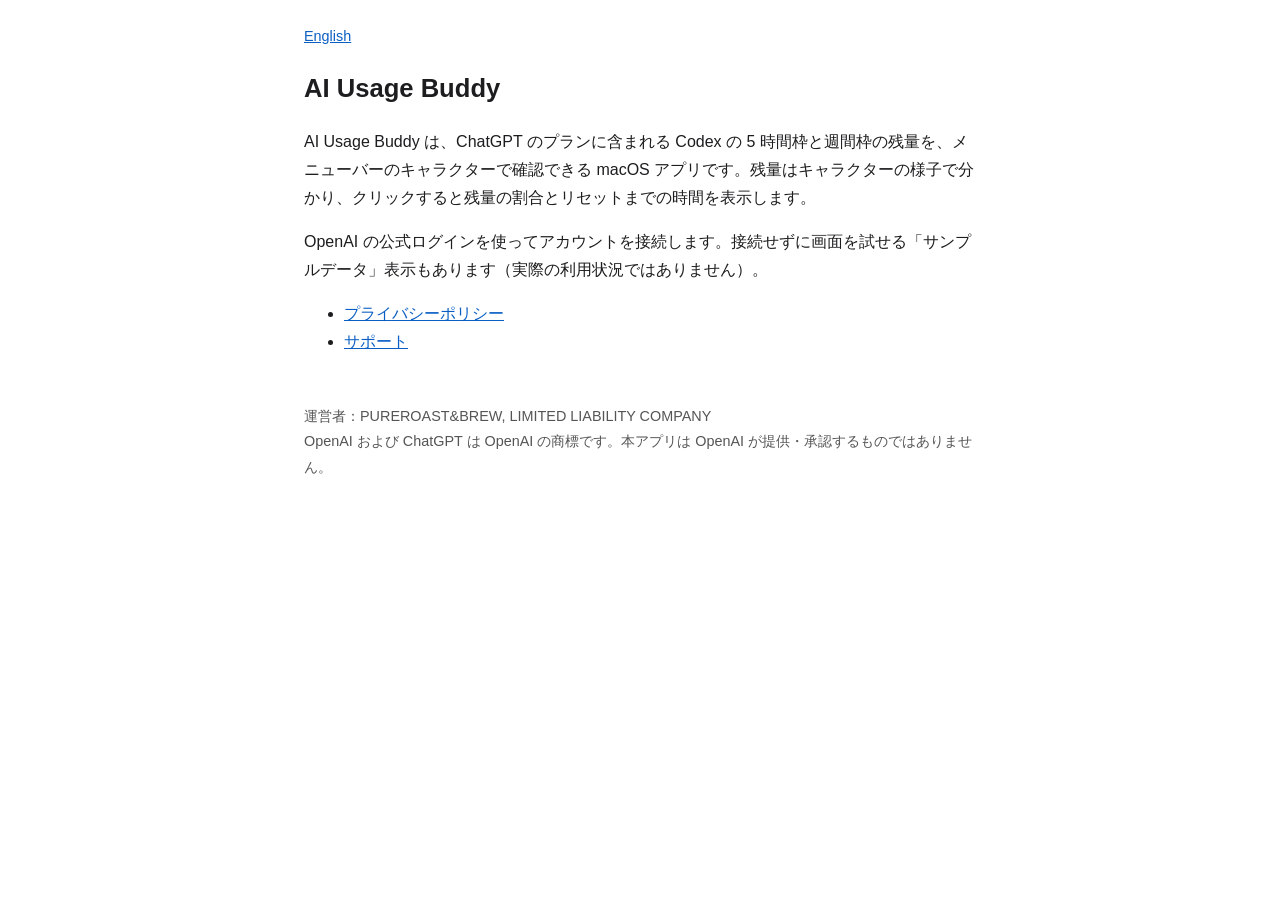
<file: site/index.html>
<!DOCTYPE html>
<html lang="ja">
<head>
<meta charset="utf-8">
<meta name="viewport" content="width=device-width, initial-scale=1">
<title>AI Usage Buddy</title>
<link rel="stylesheet" href="style.css">
</head>
<body>
<nav><a href="en/">English</a></nav>
<h1>AI Usage Buddy</h1>
<p>AI Usage Buddy は、ChatGPT のプランに含まれる Codex の 5 時間枠と週間枠の残量を、メニューバーのキャラクターで確認できる macOS アプリです。残量はキャラクターの様子で分かり、クリックすると残量の割合とリセットまでの時間を表示します。</p>
<p>OpenAI の公式ログインを使ってアカウントを接続します。接続せずに画面を試せる「サンプルデータ」表示もあります（実際の利用状況ではありません）。</p>
<ul>
<li><a href="privacy/">プライバシーポリシー</a></li>
<li><a href="support/">サポート</a></li>
</ul>
<footer>運営者：PUREROAST&amp;BREW, LIMITED LIABILITY COMPANY<br>OpenAI および ChatGPT は OpenAI の商標です。本アプリは OpenAI が提供・承認するものではありません。</footer>
</body>
</html>
</file>
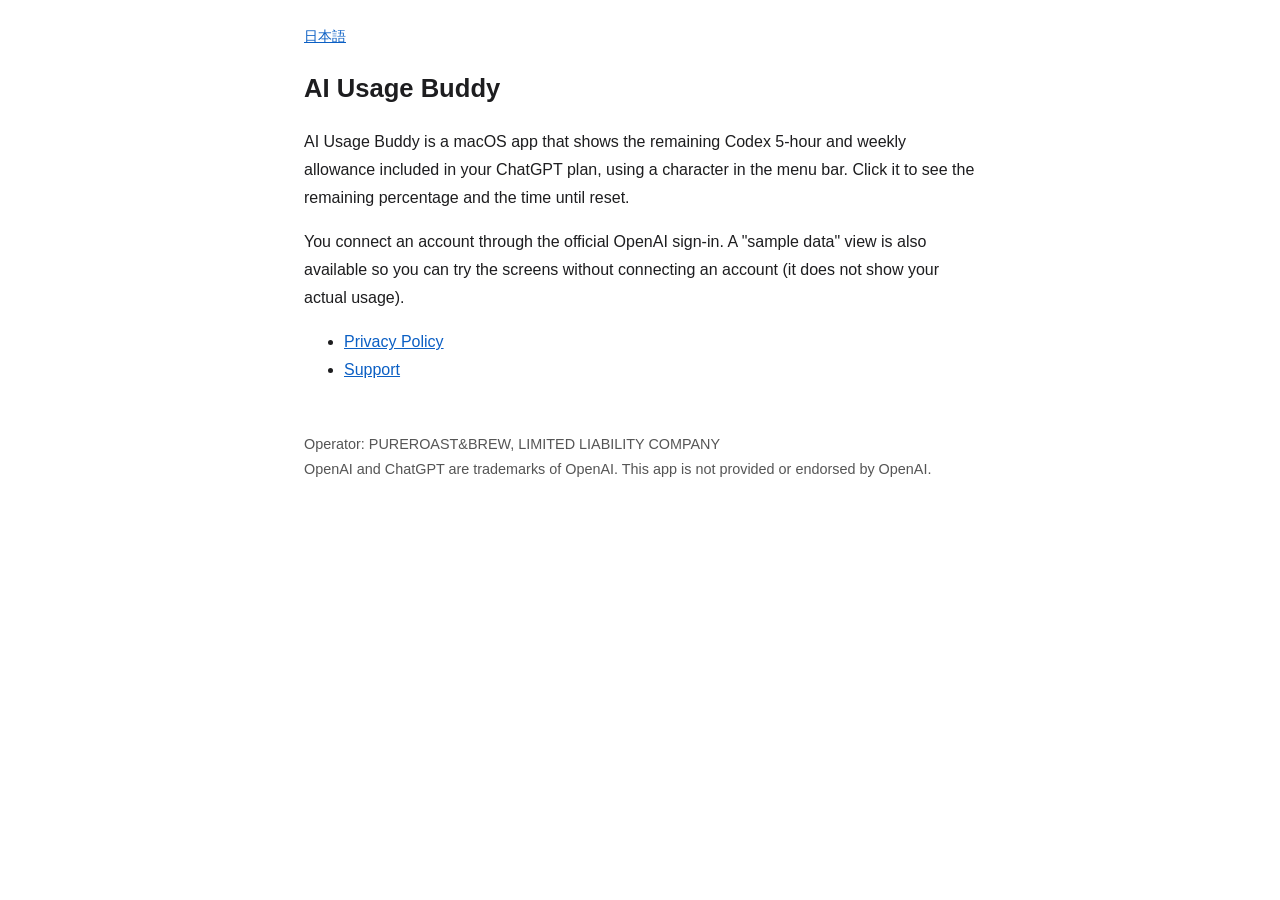
<file: site/en/index.html>
<!DOCTYPE html>
<html lang="en">
<head>
<meta charset="utf-8">
<meta name="viewport" content="width=device-width, initial-scale=1">
<title>AI Usage Buddy</title>
<link rel="stylesheet" href="../style.css">
</head>
<body>
<nav><a href="../">日本語</a></nav>
<h1>AI Usage Buddy</h1>
<p>AI Usage Buddy is a macOS app that shows the remaining Codex 5-hour and weekly allowance included in your ChatGPT plan, using a character in the menu bar. Click it to see the remaining percentage and the time until reset.</p>
<p>You connect an account through the official OpenAI sign-in. A "sample data" view is also available so you can try the screens without connecting an account (it does not show your actual usage).</p>
<ul>
<li><a href="privacy/">Privacy Policy</a></li>
<li><a href="support/">Support</a></li>
</ul>
<footer>Operator: PUREROAST&amp;BREW, LIMITED LIABILITY COMPANY<br>OpenAI and ChatGPT are trademarks of OpenAI. This app is not provided or endorsed by OpenAI.</footer>
</body>
</html>
</file>
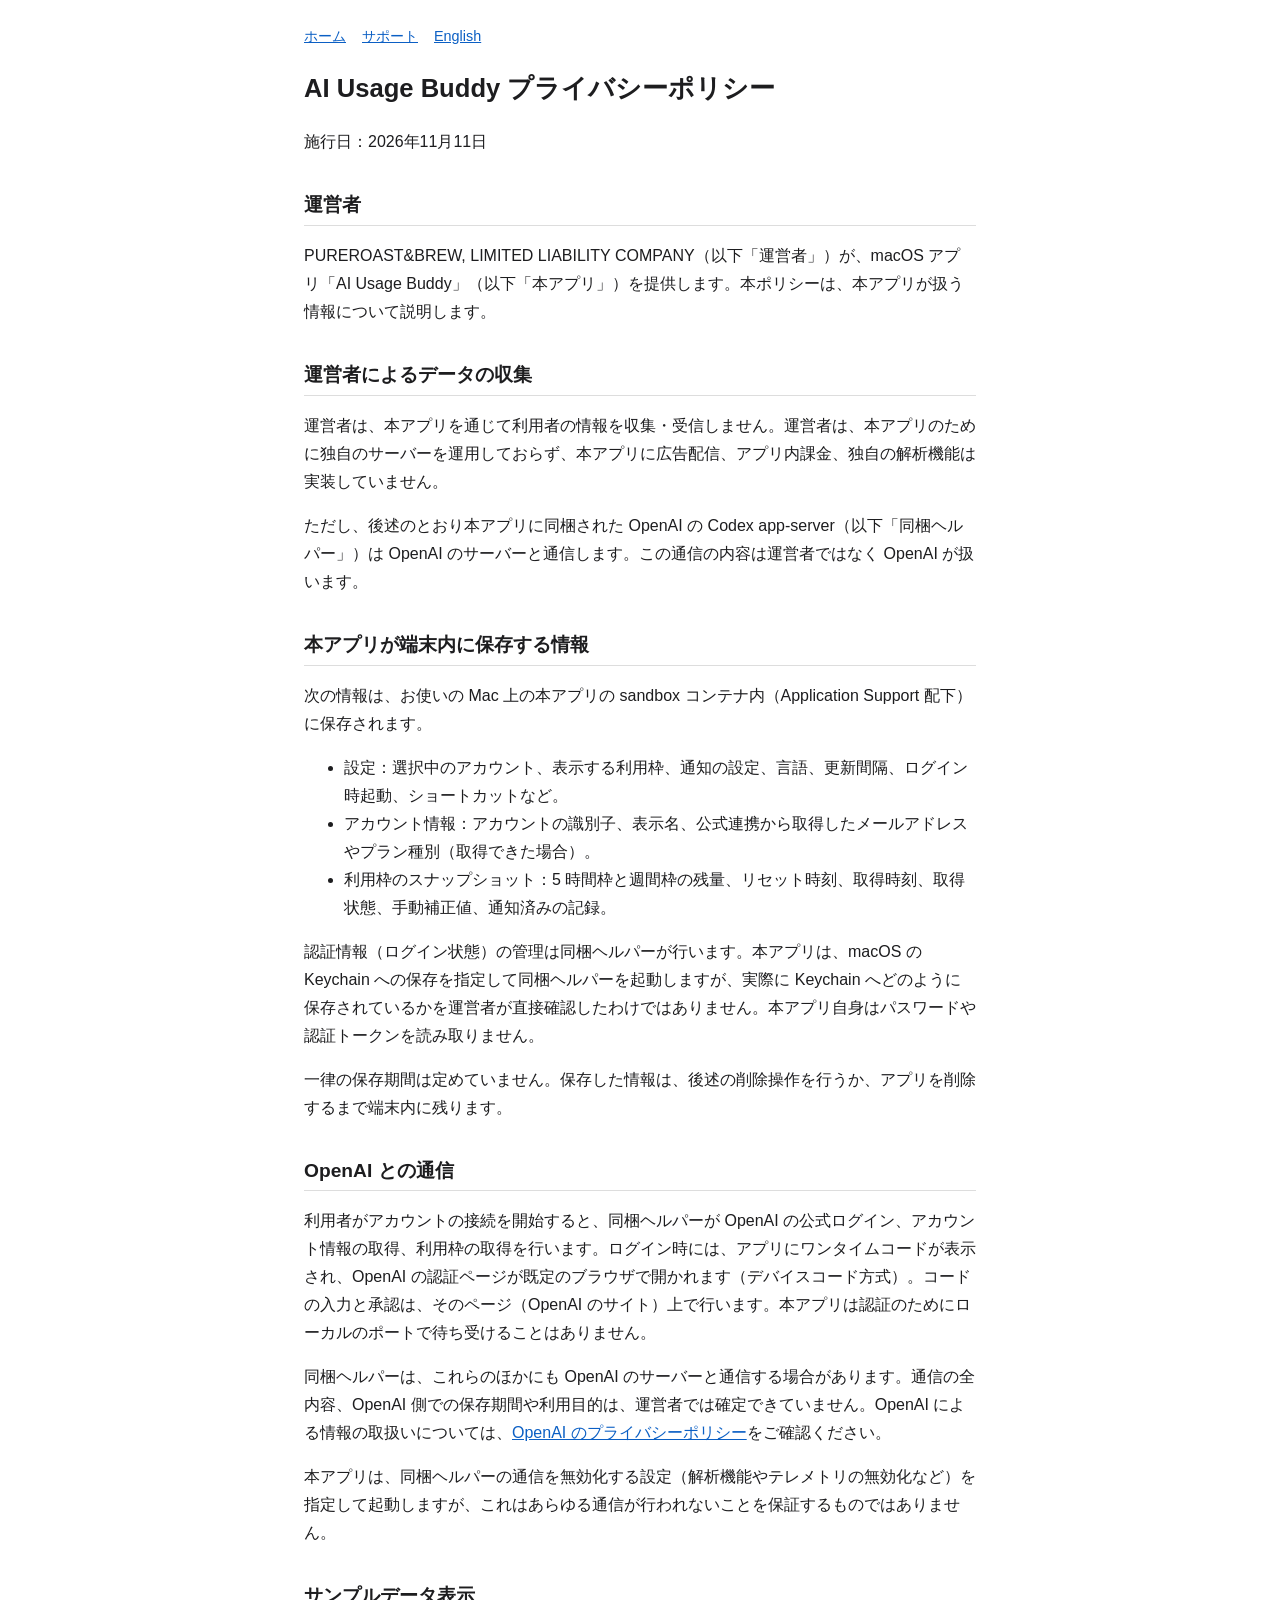
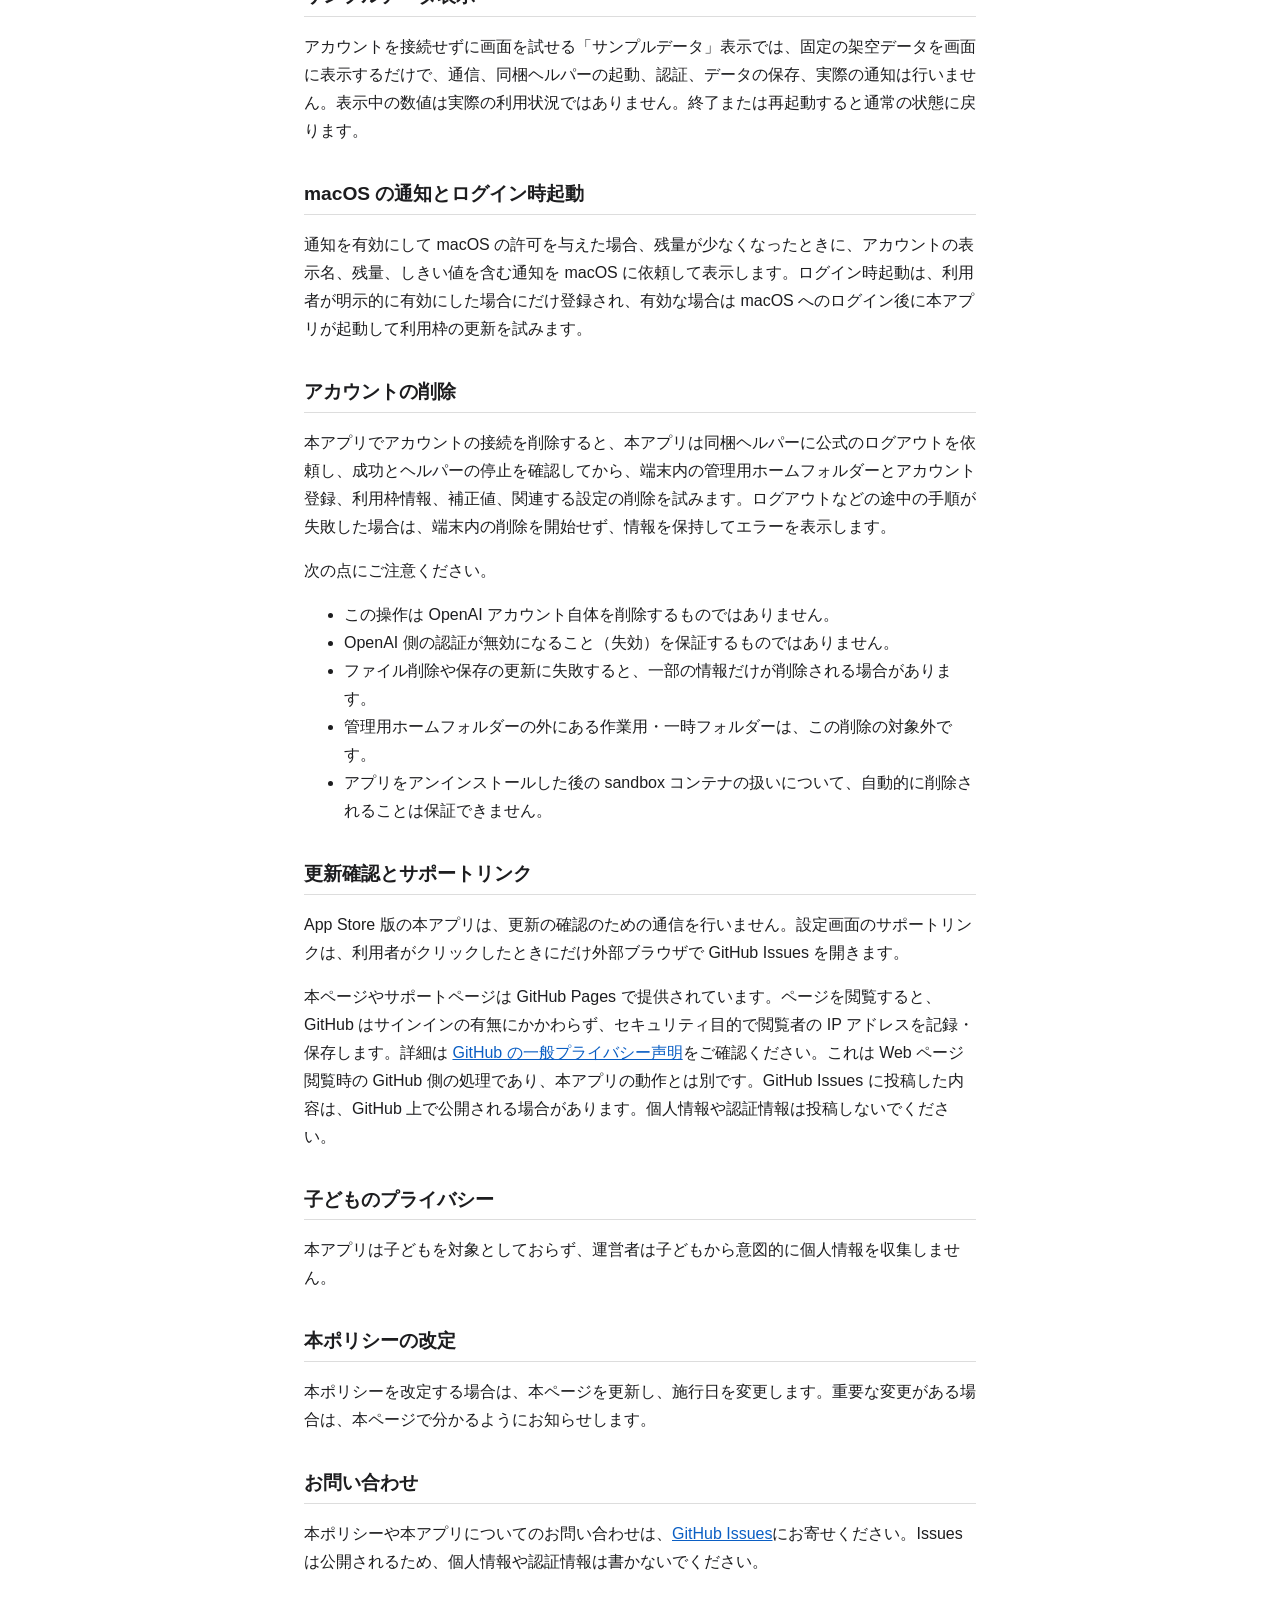
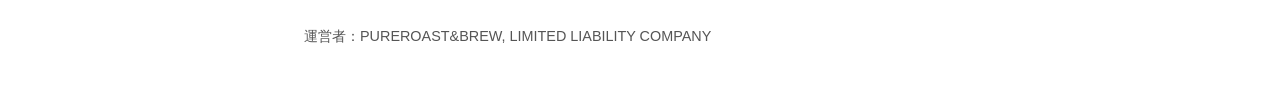
<file: site/privacy/index.html>
<!DOCTYPE html>
<html lang="ja">
<head>
<meta charset="utf-8">
<meta name="viewport" content="width=device-width, initial-scale=1">
<title>プライバシーポリシー - AI Usage Buddy</title>
<link rel="stylesheet" href="../style.css">
</head>
<body>
<nav><a href="../">ホーム</a><a href="../support/">サポート</a><a href="../en/privacy/">English</a></nav>
<h1>AI Usage Buddy プライバシーポリシー</h1>
<p>施行日：2026年11月11日</p>

<h2>運営者</h2>
<p>PUREROAST&amp;BREW, LIMITED LIABILITY COMPANY（以下「運営者」）が、macOS アプリ「AI Usage Buddy」（以下「本アプリ」）を提供します。本ポリシーは、本アプリが扱う情報について説明します。</p>

<h2>運営者によるデータの収集</h2>
<p>運営者は、本アプリを通じて利用者の情報を収集・受信しません。運営者は、本アプリのために独自のサーバーを運用しておらず、本アプリに広告配信、アプリ内課金、独自の解析機能は実装していません。</p>
<p>ただし、後述のとおり本アプリに同梱された OpenAI の Codex app-server（以下「同梱ヘルパー」）は OpenAI のサーバーと通信します。この通信の内容は運営者ではなく OpenAI が扱います。</p>

<h2>本アプリが端末内に保存する情報</h2>
<p>次の情報は、お使いの Mac 上の本アプリの sandbox コンテナ内（Application Support 配下）に保存されます。</p>
<ul>
<li>設定：選択中のアカウント、表示する利用枠、通知の設定、言語、更新間隔、ログイン時起動、ショートカットなど。</li>
<li>アカウント情報：アカウントの識別子、表示名、公式連携から取得したメールアドレスやプラン種別（取得できた場合）。</li>
<li>利用枠のスナップショット：5 時間枠と週間枠の残量、リセット時刻、取得時刻、取得状態、手動補正値、通知済みの記録。</li>
</ul>
<p>認証情報（ログイン状態）の管理は同梱ヘルパーが行います。本アプリは、macOS の Keychain への保存を指定して同梱ヘルパーを起動しますが、実際に Keychain へどのように保存されているかを運営者が直接確認したわけではありません。本アプリ自身はパスワードや認証トークンを読み取りません。</p>
<p>一律の保存期間は定めていません。保存した情報は、後述の削除操作を行うか、アプリを削除するまで端末内に残ります。</p>

<h2>OpenAI との通信</h2>
<p>利用者がアカウントの接続を開始すると、同梱ヘルパーが OpenAI の公式ログイン、アカウント情報の取得、利用枠の取得を行います。ログイン時には、アプリにワンタイムコードが表示され、OpenAI の認証ページが既定のブラウザで開かれます（デバイスコード方式）。コードの入力と承認は、そのページ（OpenAI のサイト）上で行います。本アプリは認証のためにローカルのポートで待ち受けることはありません。</p>
<p>同梱ヘルパーは、これらのほかにも OpenAI のサーバーと通信する場合があります。通信の全内容、OpenAI 側での保存期間や利用目的は、運営者では確定できていません。OpenAI による情報の取扱いについては、<a href="https://openai.com/policies/privacy-policy/">OpenAI のプライバシーポリシー</a>をご確認ください。</p>
<p>本アプリは、同梱ヘルパーの通信を無効化する設定（解析機能やテレメトリの無効化など）を指定して起動しますが、これはあらゆる通信が行われないことを保証するものではありません。</p>

<h2>サンプルデータ表示</h2>
<p>アカウントを接続せずに画面を試せる「サンプルデータ」表示では、固定の架空データを画面に表示するだけで、通信、同梱ヘルパーの起動、認証、データの保存、実際の通知は行いません。表示中の数値は実際の利用状況ではありません。終了または再起動すると通常の状態に戻ります。</p>

<h2>macOS の通知とログイン時起動</h2>
<p>通知を有効にして macOS の許可を与えた場合、残量が少なくなったときに、アカウントの表示名、残量、しきい値を含む通知を macOS に依頼して表示します。ログイン時起動は、利用者が明示的に有効にした場合にだけ登録され、有効な場合は macOS へのログイン後に本アプリが起動して利用枠の更新を試みます。</p>

<h2>アカウントの削除</h2>
<p>本アプリでアカウントの接続を削除すると、本アプリは同梱ヘルパーに公式のログアウトを依頼し、成功とヘルパーの停止を確認してから、端末内の管理用ホームフォルダーとアカウント登録、利用枠情報、補正値、関連する設定の削除を試みます。ログアウトなどの途中の手順が失敗した場合は、端末内の削除を開始せず、情報を保持してエラーを表示します。</p>
<p>次の点にご注意ください。</p>
<ul>
<li>この操作は OpenAI アカウント自体を削除するものではありません。</li>
<li>OpenAI 側の認証が無効になること（失効）を保証するものではありません。</li>
<li>ファイル削除や保存の更新に失敗すると、一部の情報だけが削除される場合があります。</li>
<li>管理用ホームフォルダーの外にある作業用・一時フォルダーは、この削除の対象外です。</li>
<li>アプリをアンインストールした後の sandbox コンテナの扱いについて、自動的に削除されることは保証できません。</li>
</ul>

<h2>更新確認とサポートリンク</h2>
<p>App Store 版の本アプリは、更新の確認のための通信を行いません。設定画面のサポートリンクは、利用者がクリックしたときにだけ外部ブラウザで GitHub Issues を開きます。</p>
<p>本ページやサポートページは GitHub Pages で提供されています。ページを閲覧すると、GitHub はサインインの有無にかかわらず、セキュリティ目的で閲覧者の IP アドレスを記録・保存します。詳細は <a href="https://docs.github.com/en/site-policy/privacy-policies/github-general-privacy-statement">GitHub の一般プライバシー声明</a>をご確認ください。これは Web ページ閲覧時の GitHub 側の処理であり、本アプリの動作とは別です。GitHub Issues に投稿した内容は、GitHub 上で公開される場合があります。個人情報や認証情報は投稿しないでください。</p>

<h2>子どものプライバシー</h2>
<p>本アプリは子どもを対象としておらず、運営者は子どもから意図的に個人情報を収集しません。</p>

<h2>本ポリシーの改定</h2>
<p>本ポリシーを改定する場合は、本ページを更新し、施行日を変更します。重要な変更がある場合は、本ページで分かるようにお知らせします。</p>

<h2>お問い合わせ</h2>
<p>本ポリシーや本アプリについてのお問い合わせは、<a href="https://github.com/morita-hiroyuki0120/ai-usage-buddy/issues">GitHub Issues</a>にお寄せください。Issues は公開されるため、個人情報や認証情報は書かないでください。</p>

<footer>運営者：PUREROAST&amp;BREW, LIMITED LIABILITY COMPANY</footer>
</body>
</html>
</file>
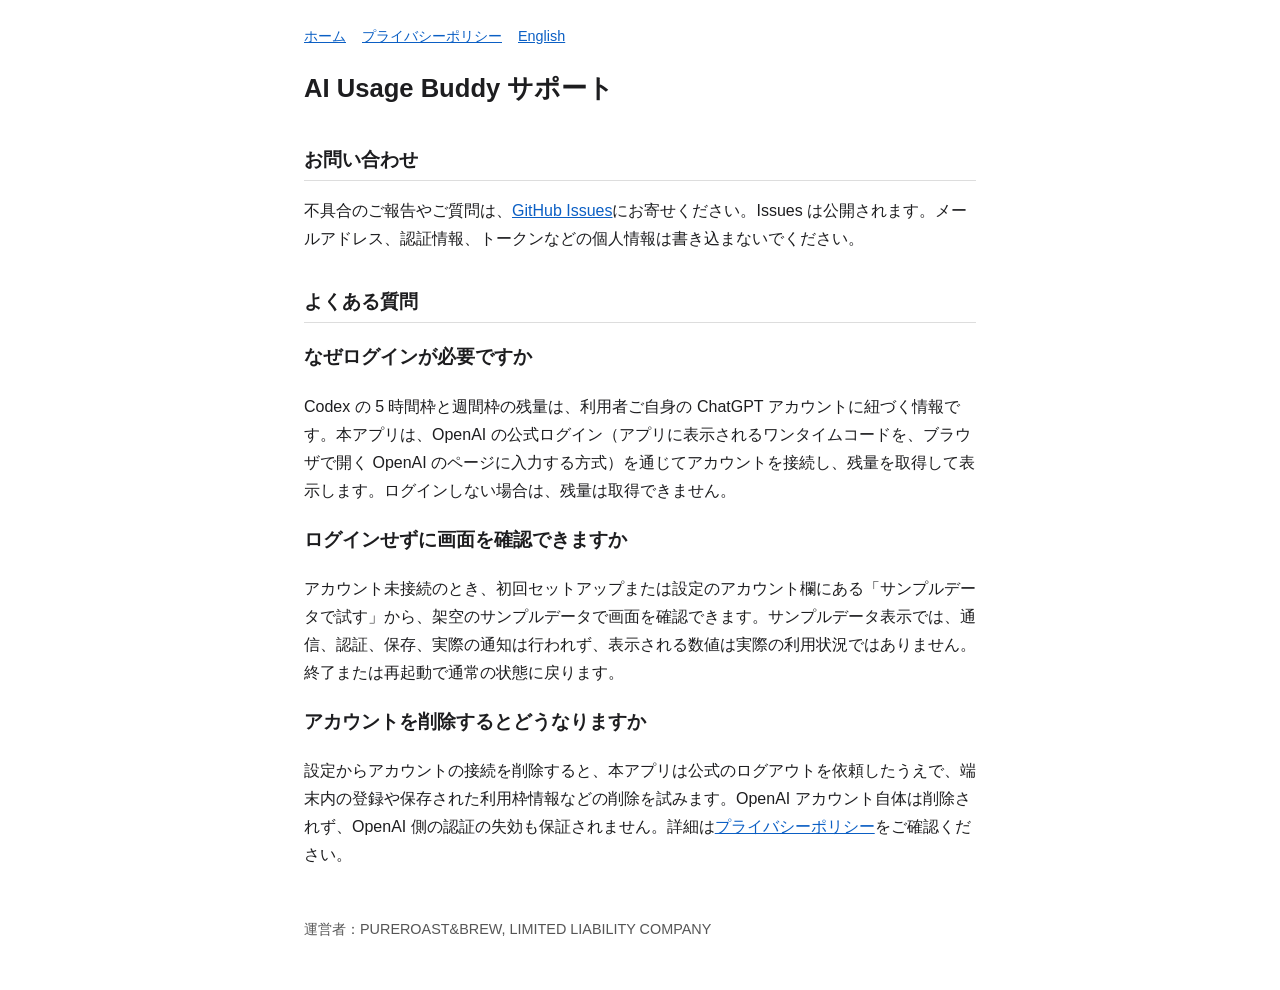
<file: site/support/index.html>
<!DOCTYPE html>
<html lang="ja">
<head>
<meta charset="utf-8">
<meta name="viewport" content="width=device-width, initial-scale=1">
<title>サポート - AI Usage Buddy</title>
<link rel="stylesheet" href="../style.css">
</head>
<body>
<nav><a href="../">ホーム</a><a href="../privacy/">プライバシーポリシー</a><a href="../en/support/">English</a></nav>
<h1>AI Usage Buddy サポート</h1>

<h2>お問い合わせ</h2>
<p>不具合のご報告やご質問は、<a href="https://github.com/morita-hiroyuki0120/ai-usage-buddy/issues">GitHub Issues</a>にお寄せください。Issues は公開されます。メールアドレス、認証情報、トークンなどの個人情報は書き込まないでください。</p>

<h2>よくある質問</h2>
<h3>なぜログインが必要ですか</h3>
<p>Codex の 5 時間枠と週間枠の残量は、利用者ご自身の ChatGPT アカウントに紐づく情報です。本アプリは、OpenAI の公式ログイン（アプリに表示されるワンタイムコードを、ブラウザで開く OpenAI のページに入力する方式）を通じてアカウントを接続し、残量を取得して表示します。ログインしない場合は、残量は取得できません。</p>
<h3>ログインせずに画面を確認できますか</h3>
<p>アカウント未接続のとき、初回セットアップまたは設定のアカウント欄にある「サンプルデータで試す」から、架空のサンプルデータで画面を確認できます。サンプルデータ表示では、通信、認証、保存、実際の通知は行われず、表示される数値は実際の利用状況ではありません。終了または再起動で通常の状態に戻ります。</p>
<h3>アカウントを削除するとどうなりますか</h3>
<p>設定からアカウントの接続を削除すると、本アプリは公式のログアウトを依頼したうえで、端末内の登録や保存された利用枠情報などの削除を試みます。OpenAI アカウント自体は削除されず、OpenAI 側の認証の失効も保証されません。詳細は<a href="../privacy/">プライバシーポリシー</a>をご確認ください。</p>

<footer>運営者：PUREROAST&amp;BREW, LIMITED LIABILITY COMPANY</footer>
</body>
</html>
</file>
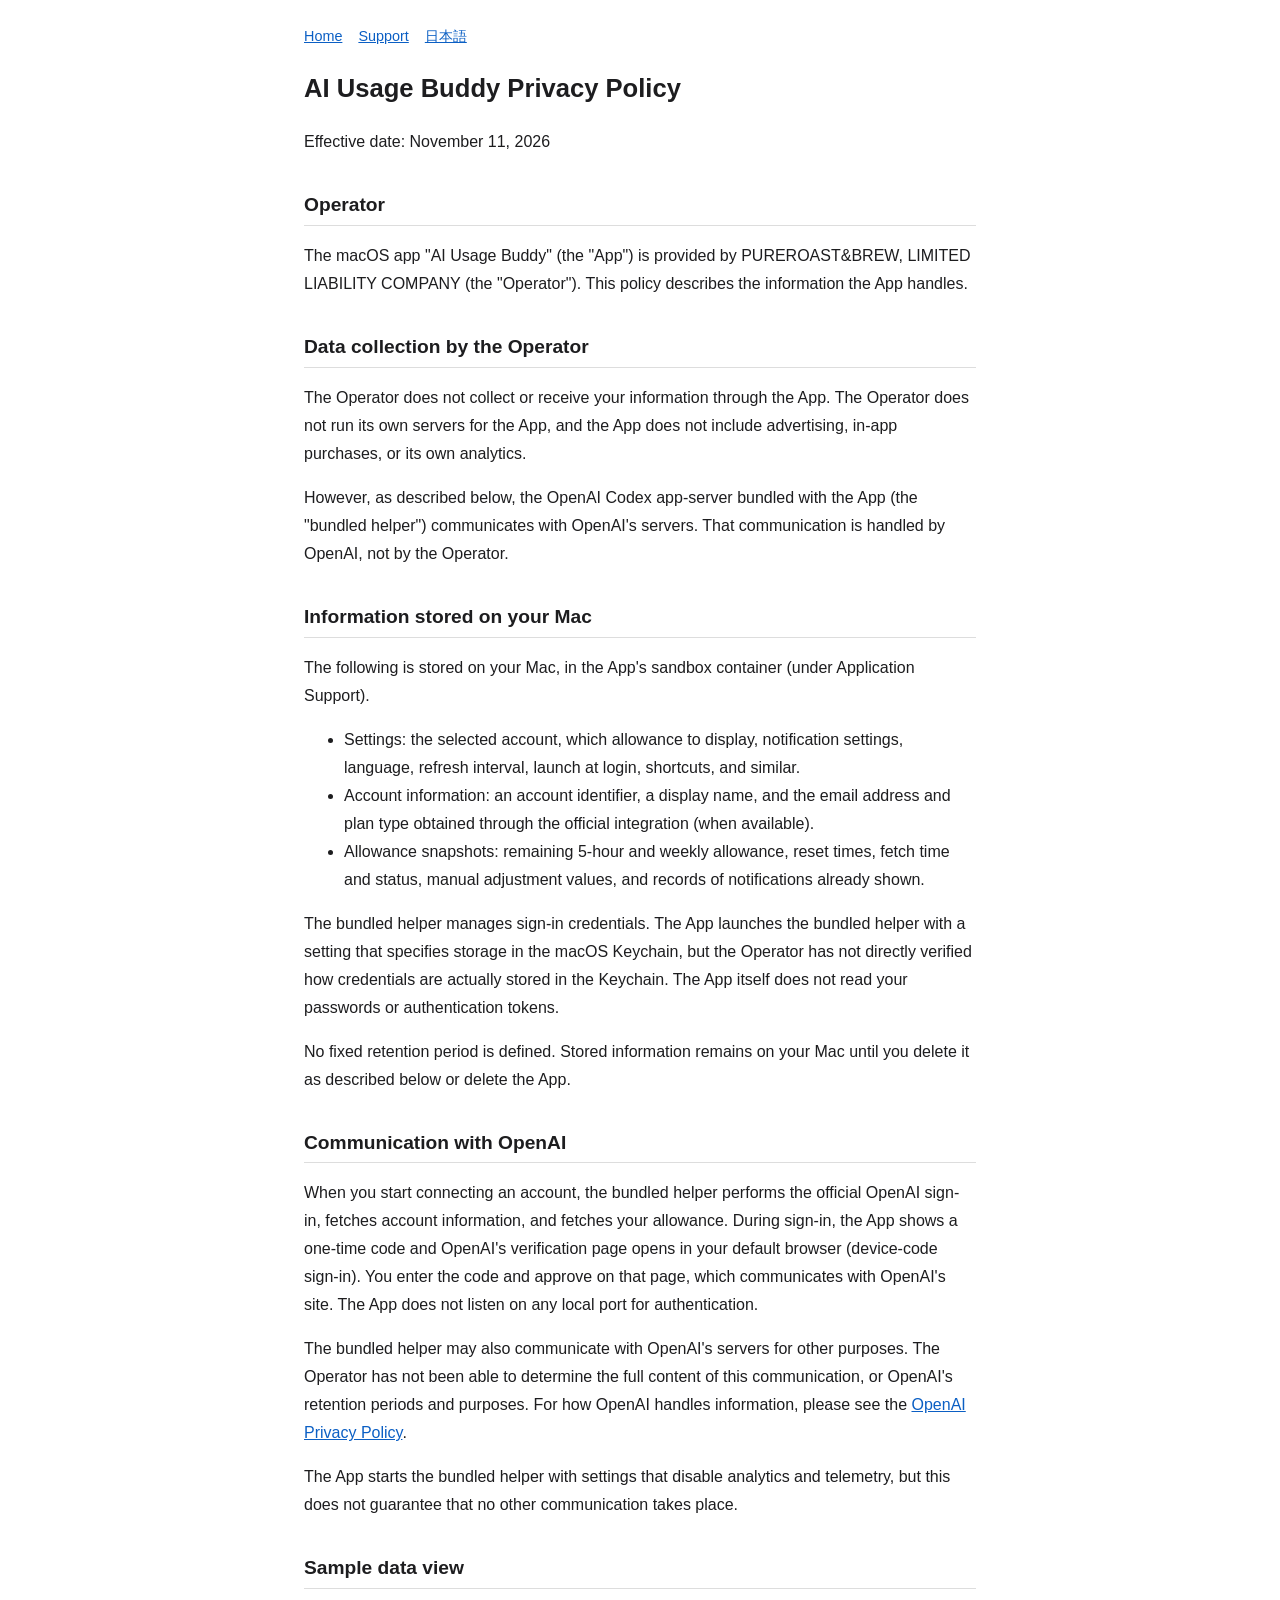
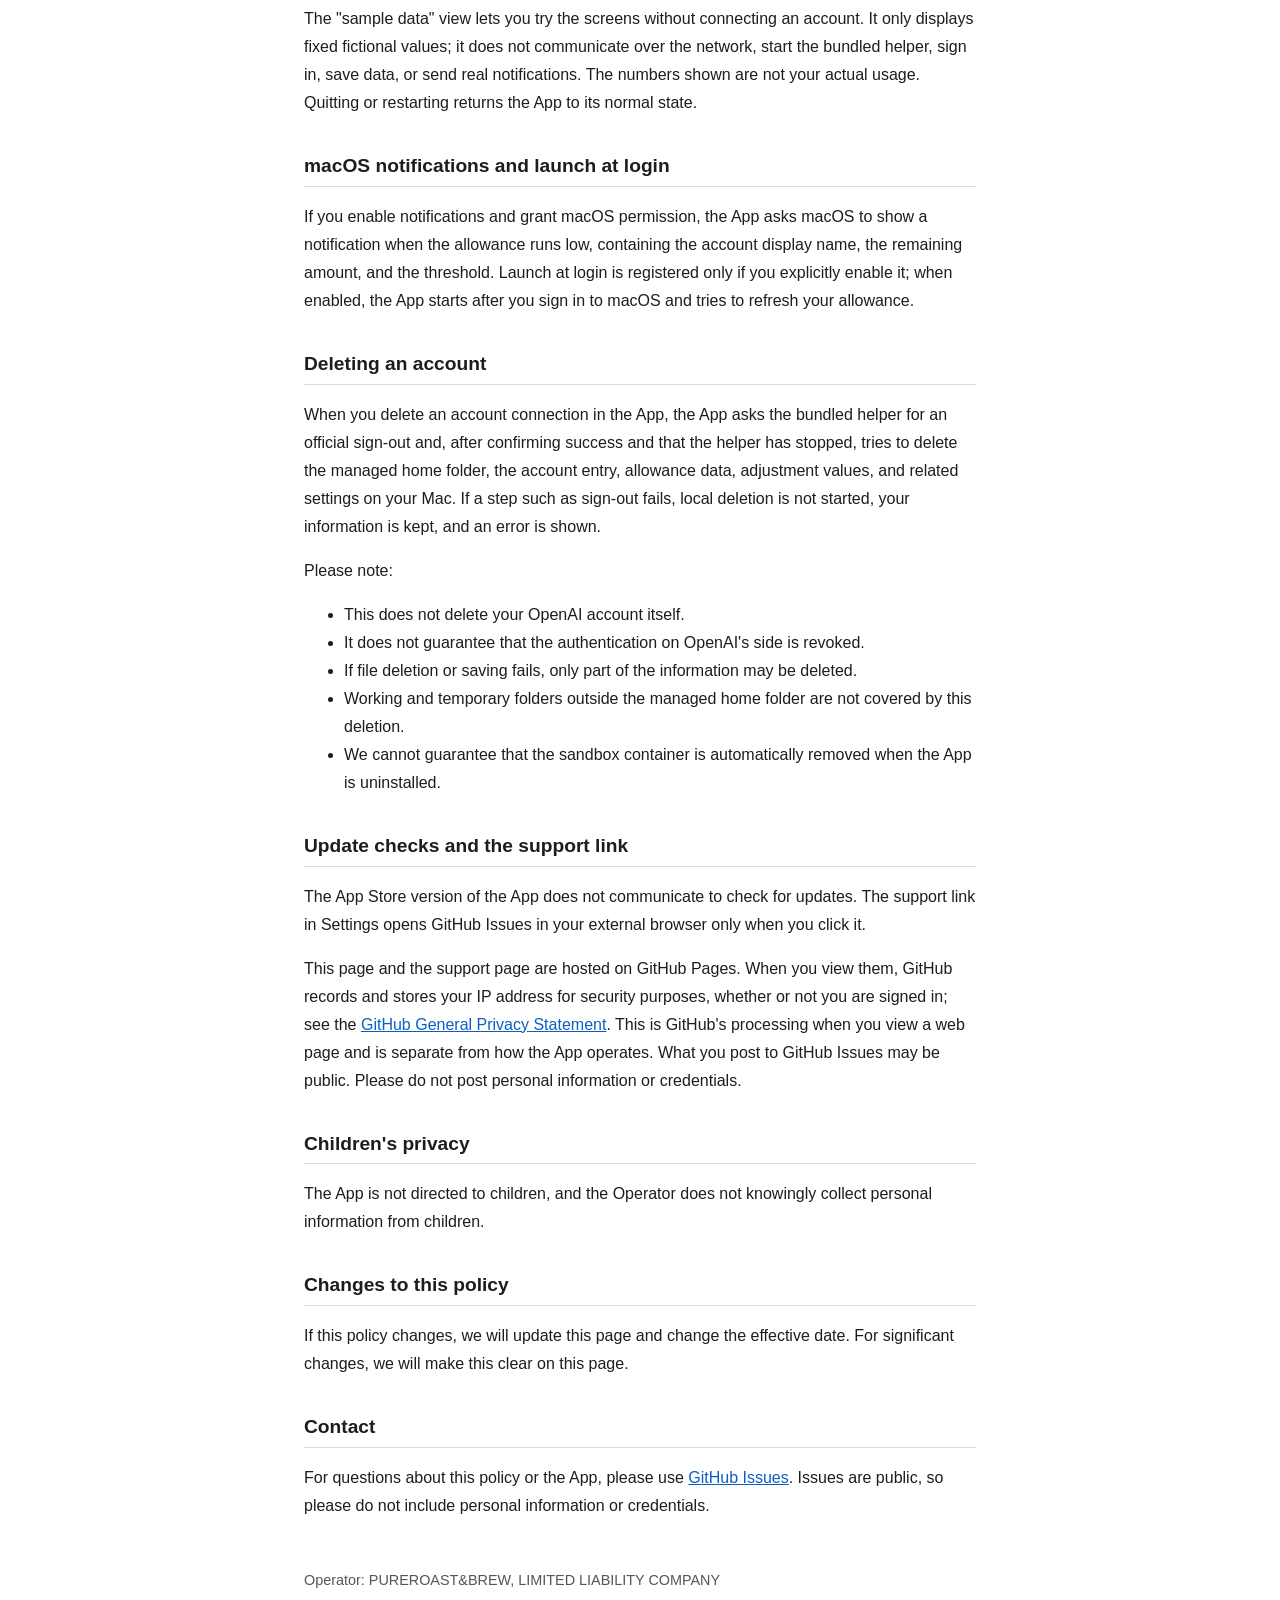
<file: site/en/privacy/index.html>
<!DOCTYPE html>
<html lang="en">
<head>
<meta charset="utf-8">
<meta name="viewport" content="width=device-width, initial-scale=1">
<title>Privacy Policy - AI Usage Buddy</title>
<link rel="stylesheet" href="../../style.css">
</head>
<body>
<nav><a href="../">Home</a><a href="../support/">Support</a><a href="../../privacy/">日本語</a></nav>
<h1>AI Usage Buddy Privacy Policy</h1>
<p>Effective date: November 11, 2026</p>

<h2>Operator</h2>
<p>The macOS app "AI Usage Buddy" (the "App") is provided by PUREROAST&amp;BREW, LIMITED LIABILITY COMPANY (the "Operator"). This policy describes the information the App handles.</p>

<h2>Data collection by the Operator</h2>
<p>The Operator does not collect or receive your information through the App. The Operator does not run its own servers for the App, and the App does not include advertising, in-app purchases, or its own analytics.</p>
<p>However, as described below, the OpenAI Codex app-server bundled with the App (the "bundled helper") communicates with OpenAI's servers. That communication is handled by OpenAI, not by the Operator.</p>

<h2>Information stored on your Mac</h2>
<p>The following is stored on your Mac, in the App's sandbox container (under Application Support).</p>
<ul>
<li>Settings: the selected account, which allowance to display, notification settings, language, refresh interval, launch at login, shortcuts, and similar.</li>
<li>Account information: an account identifier, a display name, and the email address and plan type obtained through the official integration (when available).</li>
<li>Allowance snapshots: remaining 5-hour and weekly allowance, reset times, fetch time and status, manual adjustment values, and records of notifications already shown.</li>
</ul>
<p>The bundled helper manages sign-in credentials. The App launches the bundled helper with a setting that specifies storage in the macOS Keychain, but the Operator has not directly verified how credentials are actually stored in the Keychain. The App itself does not read your passwords or authentication tokens.</p>
<p>No fixed retention period is defined. Stored information remains on your Mac until you delete it as described below or delete the App.</p>

<h2>Communication with OpenAI</h2>
<p>When you start connecting an account, the bundled helper performs the official OpenAI sign-in, fetches account information, and fetches your allowance. During sign-in, the App shows a one-time code and OpenAI's verification page opens in your default browser (device-code sign-in). You enter the code and approve on that page, which communicates with OpenAI's site. The App does not listen on any local port for authentication.</p>
<p>The bundled helper may also communicate with OpenAI's servers for other purposes. The Operator has not been able to determine the full content of this communication, or OpenAI's retention periods and purposes. For how OpenAI handles information, please see the <a href="https://openai.com/policies/privacy-policy/">OpenAI Privacy Policy</a>.</p>
<p>The App starts the bundled helper with settings that disable analytics and telemetry, but this does not guarantee that no other communication takes place.</p>

<h2>Sample data view</h2>
<p>The "sample data" view lets you try the screens without connecting an account. It only displays fixed fictional values; it does not communicate over the network, start the bundled helper, sign in, save data, or send real notifications. The numbers shown are not your actual usage. Quitting or restarting returns the App to its normal state.</p>

<h2>macOS notifications and launch at login</h2>
<p>If you enable notifications and grant macOS permission, the App asks macOS to show a notification when the allowance runs low, containing the account display name, the remaining amount, and the threshold. Launch at login is registered only if you explicitly enable it; when enabled, the App starts after you sign in to macOS and tries to refresh your allowance.</p>

<h2>Deleting an account</h2>
<p>When you delete an account connection in the App, the App asks the bundled helper for an official sign-out and, after confirming success and that the helper has stopped, tries to delete the managed home folder, the account entry, allowance data, adjustment values, and related settings on your Mac. If a step such as sign-out fails, local deletion is not started, your information is kept, and an error is shown.</p>
<p>Please note:</p>
<ul>
<li>This does not delete your OpenAI account itself.</li>
<li>It does not guarantee that the authentication on OpenAI's side is revoked.</li>
<li>If file deletion or saving fails, only part of the information may be deleted.</li>
<li>Working and temporary folders outside the managed home folder are not covered by this deletion.</li>
<li>We cannot guarantee that the sandbox container is automatically removed when the App is uninstalled.</li>
</ul>

<h2>Update checks and the support link</h2>
<p>The App Store version of the App does not communicate to check for updates. The support link in Settings opens GitHub Issues in your external browser only when you click it.</p>
<p>This page and the support page are hosted on GitHub Pages. When you view them, GitHub records and stores your IP address for security purposes, whether or not you are signed in; see the <a href="https://docs.github.com/en/site-policy/privacy-policies/github-general-privacy-statement">GitHub General Privacy Statement</a>. This is GitHub's processing when you view a web page and is separate from how the App operates. What you post to GitHub Issues may be public. Please do not post personal information or credentials.</p>

<h2>Children's privacy</h2>
<p>The App is not directed to children, and the Operator does not knowingly collect personal information from children.</p>

<h2>Changes to this policy</h2>
<p>If this policy changes, we will update this page and change the effective date. For significant changes, we will make this clear on this page.</p>

<h2>Contact</h2>
<p>For questions about this policy or the App, please use <a href="https://github.com/morita-hiroyuki0120/ai-usage-buddy/issues">GitHub Issues</a>. Issues are public, so please do not include personal information or credentials.</p>

<footer>Operator: PUREROAST&amp;BREW, LIMITED LIABILITY COMPANY</footer>
</body>
</html>
</file>
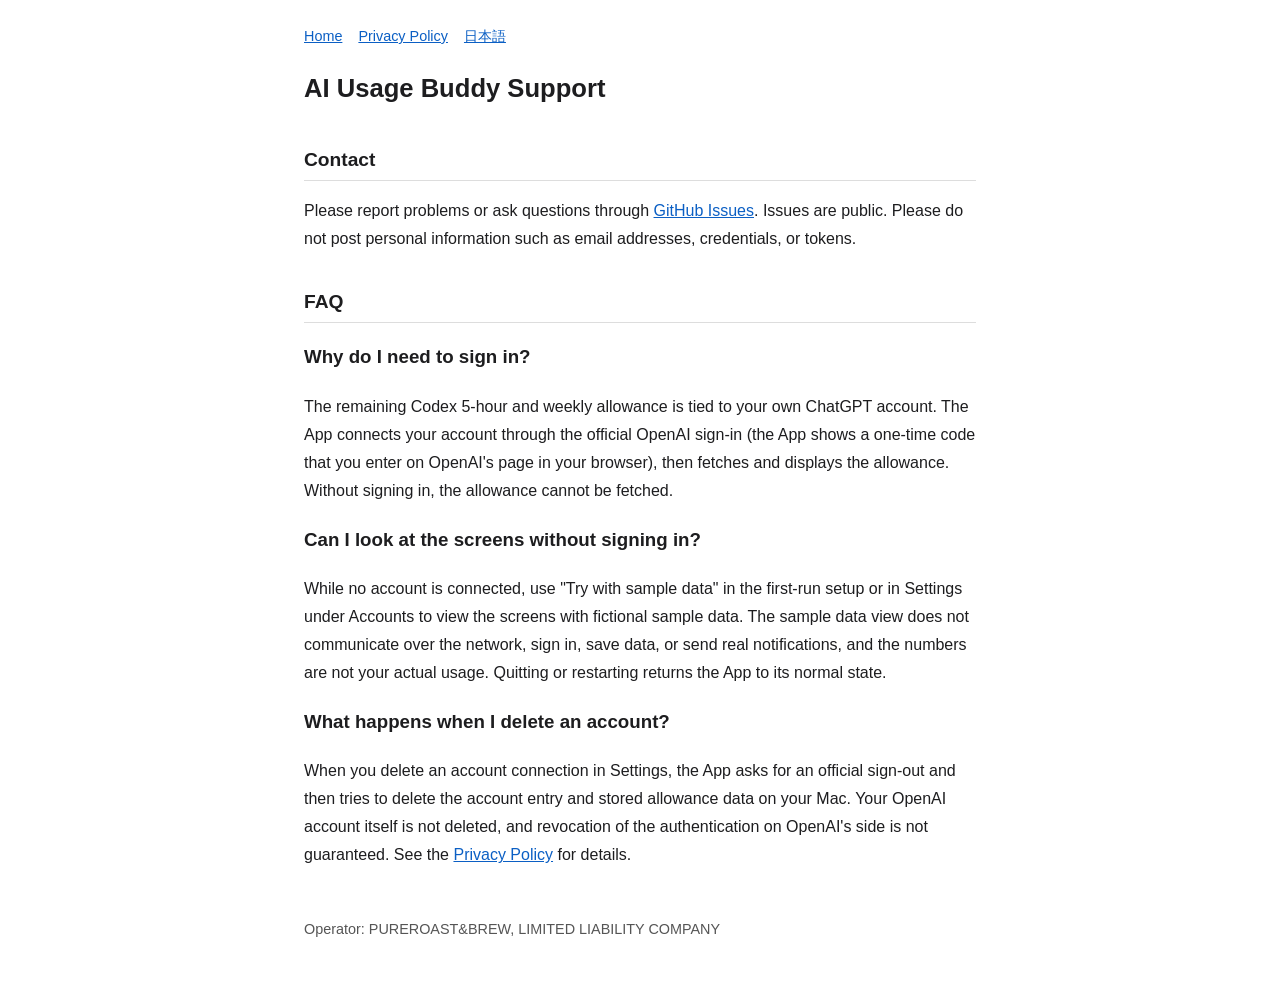
<file: site/en/support/index.html>
<!DOCTYPE html>
<html lang="en">
<head>
<meta charset="utf-8">
<meta name="viewport" content="width=device-width, initial-scale=1">
<title>Support - AI Usage Buddy</title>
<link rel="stylesheet" href="../../style.css">
</head>
<body>
<nav><a href="../">Home</a><a href="../privacy/">Privacy Policy</a><a href="../../support/">日本語</a></nav>
<h1>AI Usage Buddy Support</h1>

<h2>Contact</h2>
<p>Please report problems or ask questions through <a href="https://github.com/morita-hiroyuki0120/ai-usage-buddy/issues">GitHub Issues</a>. Issues are public. Please do not post personal information such as email addresses, credentials, or tokens.</p>

<h2>FAQ</h2>
<h3>Why do I need to sign in?</h3>
<p>The remaining Codex 5-hour and weekly allowance is tied to your own ChatGPT account. The App connects your account through the official OpenAI sign-in (the App shows a one-time code that you enter on OpenAI's page in your browser), then fetches and displays the allowance. Without signing in, the allowance cannot be fetched.</p>
<h3>Can I look at the screens without signing in?</h3>
<p>While no account is connected, use "Try with sample data" in the first-run setup or in Settings under Accounts to view the screens with fictional sample data. The sample data view does not communicate over the network, sign in, save data, or send real notifications, and the numbers are not your actual usage. Quitting or restarting returns the App to its normal state.</p>
<h3>What happens when I delete an account?</h3>
<p>When you delete an account connection in Settings, the App asks for an official sign-out and then tries to delete the account entry and stored allowance data on your Mac. Your OpenAI account itself is not deleted, and revocation of the authentication on OpenAI's side is not guaranteed. See the <a href="../privacy/">Privacy Policy</a> for details.</p>

<footer>Operator: PUREROAST&amp;BREW, LIMITED LIABILITY COMPANY</footer>
</body>
</html>
</file>
<file: site/style.css>
body{font-family:-apple-system,BlinkMacSystemFont,"Hiragino Sans","Segoe UI",sans-serif;line-height:1.75;max-width:42rem;margin:0 auto;padding:1.5rem 1rem 3rem;color:#1d1d1f;background:#fff}
h1{font-size:1.6rem}h2{font-size:1.2rem;margin-top:2rem;border-bottom:1px solid #ddd;padding-bottom:.2rem}
a{color:#0b5fc4}nav,footer{font-size:.9rem}nav a{margin-right:1rem}footer{margin-top:3rem;color:#555}
@media (prefers-color-scheme:dark){body{background:#1c1c1e;color:#f2f2f7}a{color:#6cb2ff}h2{border-color:#444}footer{color:#aaa}}
</file>
